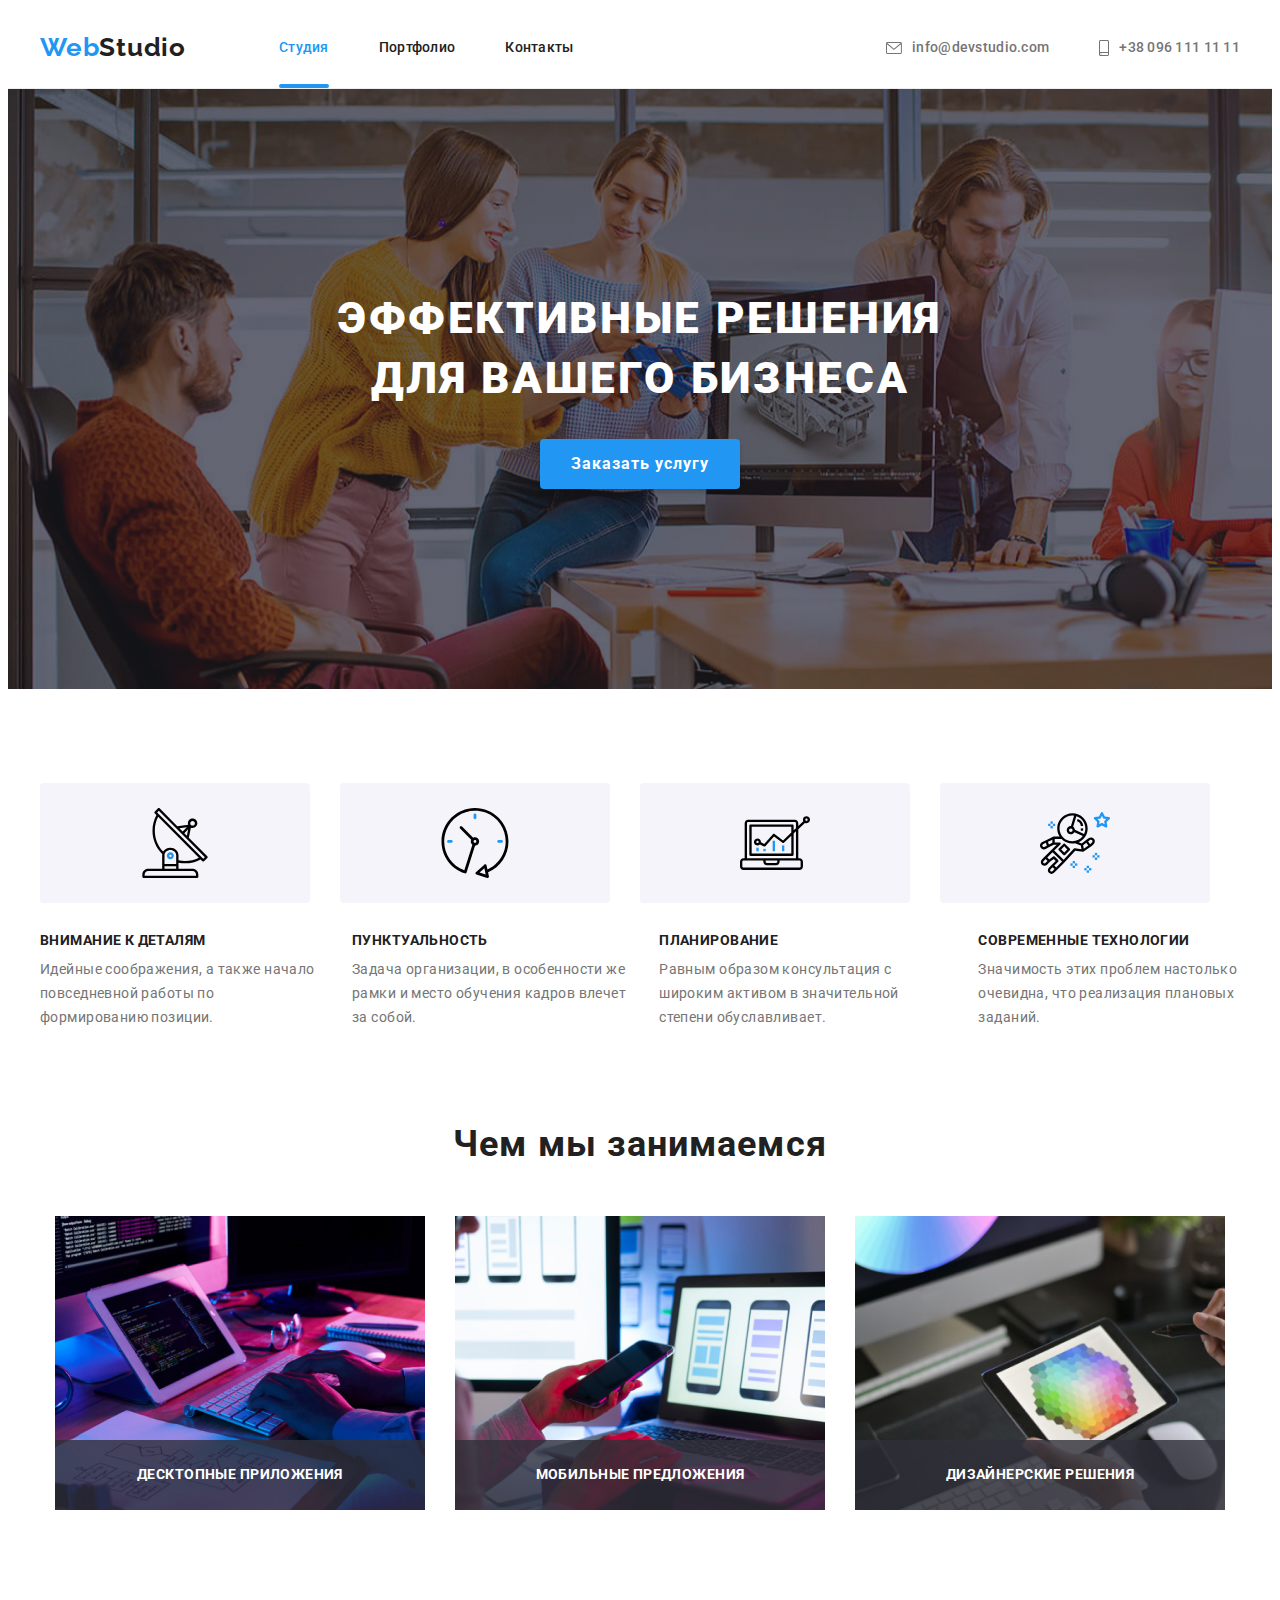
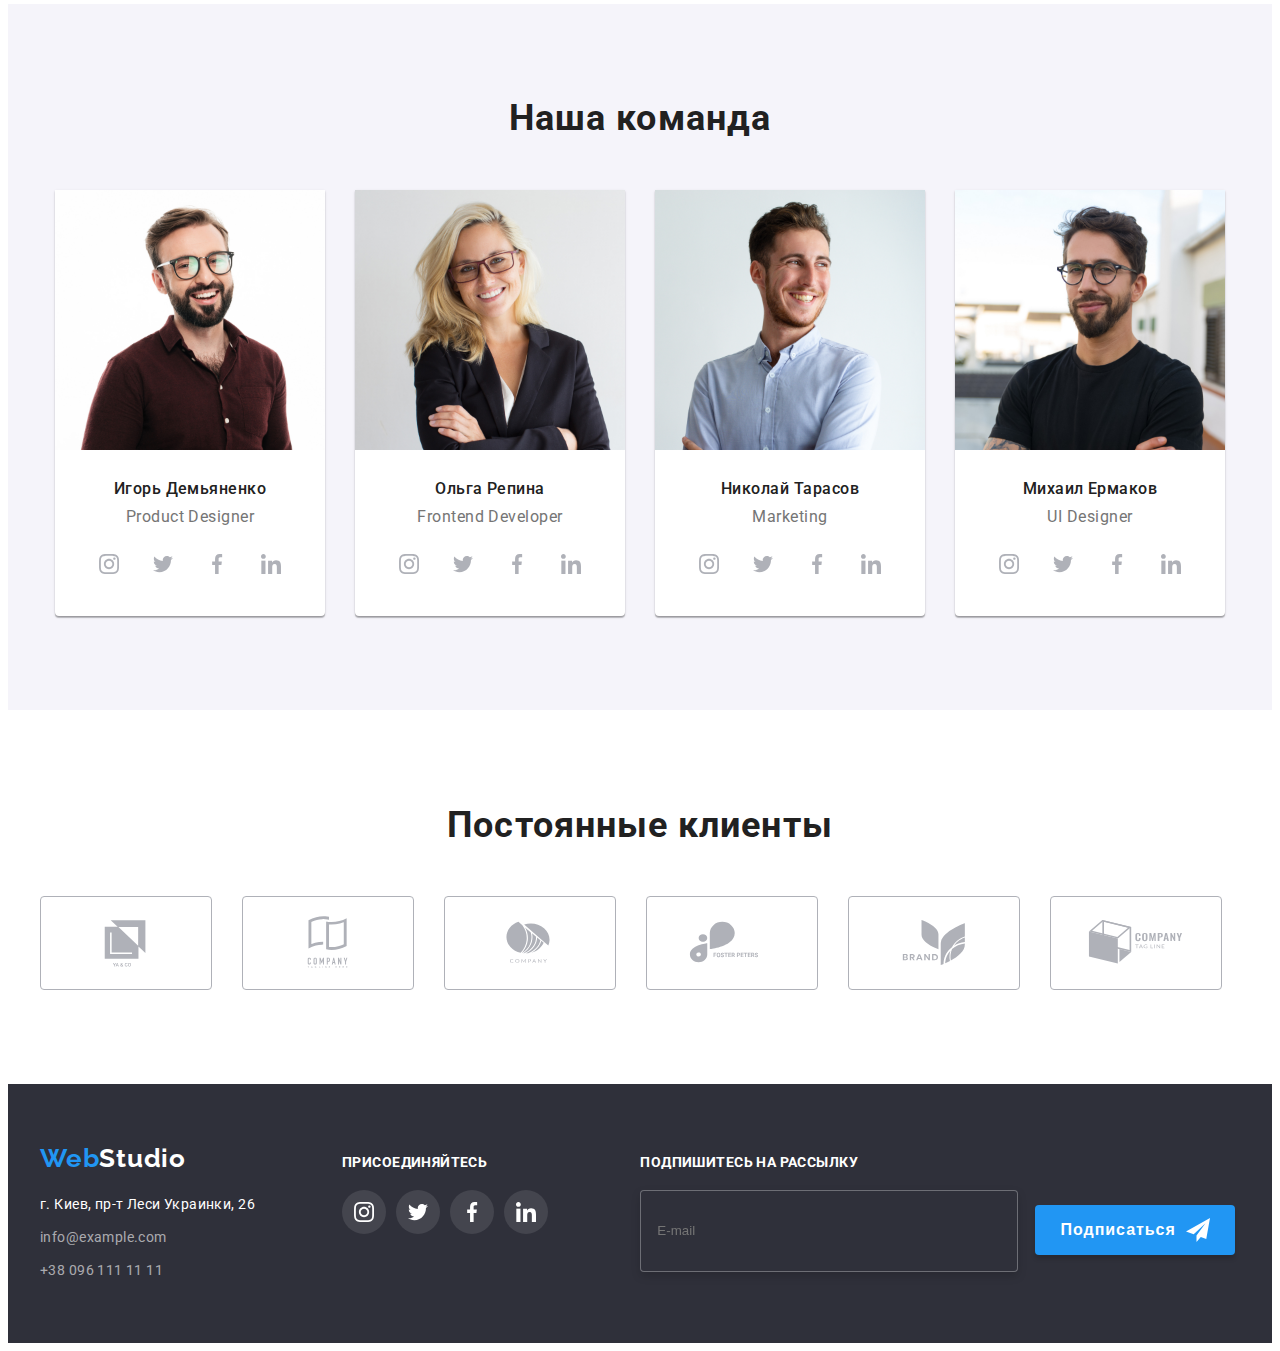
<file: index.html>
<!DOCTYPE html>
<html lang="ru">
  <head>
    <meta charset="UTF-8" />
    <meta http-equiv="X-UA-Compatible" content="IE=edge" />
    <meta name="viewport" content="width=device-width, initial-scale=1.0" />
    <link rel="preconnect" href="https://fonts.googleapis.com" />
    <link rel="preconnect" href="https://fonts.gstatic.com" crossorigin />
    <link
      href="https://fonts.googleapis.com/css2?family=Raleway:wght@700&family=Roboto:wght@400;500;700;900&display=swap"
      rel="stylesheet"
    />
    <link
      rel="stylesheet"
      href="https://cdnjs.cloudflare.com/ajax/libs/modern-normalize/1.1.0/modern-normalize.min.css"
      integrity="sha512-wpPYUAdjBVSE4KJnH1VR1HeZfpl1ub8YT/NKx4PuQ5NmX2tKuGu6U/JRp5y+Y8XG2tV+wKQpNHVUX03MfMFn9Q=="
      crossorigin="anonymous"
      referrerpolicy="no-referrer"
    />
    <link
      rel="stylesheet"
      href="https://cdnjs.cloudflare.com/ajax/libs/animate.css/4.1.1/animate.min.css"
    />
    <link href="https://unpkg.com/aos@2.3.1/dist/aos.css" rel="stylesheet" />
    <link rel="stylesheet" href="./css/styles.css" />
    <title>WebStudio</title>
  </head>

  <!--Header site-->

  <body>
    <header class="header">
      <div class="header container">
        <a href="./index.html" class="top-logo link">
          Web<span class="header-logo">Studio</span>
        </a>
        <nav class="header-nav">
          <ul class="header-nav-list list">
            <li class="header-nav-links"><a href="" class="link current">Студия</a></li>
            <li class="header-nav-links"><a href="./portfolio.html" class="link">Портфолио</a></li>
            <li class="header-nav-links"><a href="" class="link">Контакты</a></li>
          </ul>
        </nav>
        <ul class="header-contacts list">
          <li class="header-contacts-item">
            <a href="mailto:info@devstudio.com" class="header-email-first link"
              ><svg class="email-first-icon" width="16" height="12">
                <use href="./images/icons/symbol-defs.svg#icon-envelope-hover"></use>
              </svg>
              info@devstudio.com</a
            >
          </li>
          <li class="header-contacts-item">
            <a href="tel:+380961111111" class="header-tel-first link"
              ><svg class="tel-first-icon" width="10" height="16">
                <use href="./images/icons/symbol-defs.svg#icon-smartphone"></use>
              </svg>
              +38 096 111 11 11</a
            >
          </li>
        </ul>
      </div>
    </header>

    <!--Hero-->

    <main>
      <section class="hero">
        <div class="container">
          <h1 class="hero-title">Эффективные решения для вашего бизнеса</h1>
          <button type="button" class="hero-button primary" data-modal-open>Заказать услугу</button>
        </div>
      </section>

      <!--Peculiarities-->

      <section class="section peculiarities">
        <div class="container">
          <h2 class="visually-hidden">Особенности</h2>
          <ul class="peculiarities-image-list list">
            <li class="peculiarities-image-item">
              <div class="peculiarities-image">
                <svg class="peculiarities-image-icon" width="70" height="70">
                  <use href="./images/icons/symbol-defs.svg#icon-antenna"></use>
                </svg>
              </div>
            </li>
            <li class="peculiarities-image-item">
              <div class="peculiarities-image">
                <svg class="peculiarities-image-icon" width="70" height="70">
                  <use href="./images/icons/symbol-defs.svg#icon-clock"></use>
                </svg>
              </div>
            </li>
            <li class="peculiarities-image-item">
              <div class="peculiarities-image">
                <svg class="peculiarities-image-icon" width="70" height="70">
                  <use href="./images/icons/symbol-defs.svg#icon-diagram"></use>
                </svg>
              </div>
            </li>
            <li class="peculiarities-image-item">
              <div class="peculiarities-image">
                <svg class="peculiarities-image-icon" width="70" height="70">
                  <use href="./images/icons/symbol-defs.svg#icon-astronaut"></use>
                </svg>
              </div>
            </li>
          </ul>

          <ul class="peculiarities-list list">
            <li class="peculiarities-items">
              <h3 class="peculiarities-title">Внимание к деталям</h3>
              <p class="peculiarities-desc">
                Идейные соображения, а также начало повседневной работы по формированию позиции.
              </p>
            </li>
            <li class="peculiarities-items">
              <h3 class="peculiarities-title">Пунктуальность</h3>
              <p class="peculiarities-desc">
                Задача организации, в особенности же рамки и место обучения кадров влечет за собой.
              </p>
            </li>
            <li class="peculiarities-items">
              <h3 class="peculiarities-title">Планирование</h3>
              <p class="peculiarities-desc">
                Равным образом консультация с широким активом в значительной степени обуславливает.
              </p>
            </li>
            <li class="peculiarities-items">
              <h3 class="peculiarities-title">Современные технологии</h3>
              <p class="peculiarities-desc">
                Значимость этих проблем настолько очевидна, что реализация плановых заданий.
              </p>
            </li>
          </ul>
        </div>
      </section>

      <!--What are we doing-->

      <section class="section work">
        <div class="container">
          <h2 class="work-title">Чем мы занимаемся</h2>
          <ul class="work-list list">
            <li class="work-image">
              <div class="work-wrap">
                <img src="./images/img1.jpg" alt="Планшет" width="370" />
                <p class="work-text">ДЕСКТОПНЫЕ ПРИЛОЖЕНИЯ</p>
              </div>
            </li>
            <li class="work-image">
              <div class="work-wrap">
                <img src="./images/img2.jpg" alt="Ноутбук" width="370" />
                <p class="work-text">МОБИЛЬНЫЕ ПРЕДЛОЖЕНИЯ</p>
              </div>
            </li>
            <li class="work-image">
              <div class="work-wrap">
                <img src="./images/img3.jpg" alt="Телефон" width="370" />
                <p class="work-text">ДИЗАЙНЕРСКИЕ РЕШЕНИЯ</p>
              </div>
            </li>
          </ul>
        </div>
      </section>

      <!--Command-list-->

      <section class="section command">
        <div class="container">
          <h2 class="command-title">Наша команда</h2>
          <ul class="command-list list">
            <li class="command-image">
              <img src="images/foto/img1.jpg" alt="Игорь" width="270" />
              <h3 class="name-title">Игорь Демьяненко</h3>
              <p lang="en" class="speciality-user">Product Designer</p>
              <ul class="command-soc-list list">
                <li class="command-soc-item">
                  <a href="" class="command-soc-link"
                    ><svg class="command-soc-icon" width="20" height="20">
                      <use href="./images/icons/symbol-defs.svg#icon-instagram"></use>
                    </svg>
                  </a>
                </li>
                <li class="command-soc-item">
                  <a href="" class="command-soc-link"
                    ><svg class="command-soc-icon" width="20" height="20">
                      <use href="./images/icons/symbol-defs.svg#icon-twitter"></use>
                    </svg>
                  </a>
                </li>
                <li class="command-soc-item">
                  <a href="" class="command-soc-link"
                    ><svg class="command-soc-icon" width="20" height="20">
                      <use href="./images/icons/symbol-defs.svg#icon-facebook"></use>
                    </svg>
                  </a>
                </li>
                <li class="command-soc-item">
                  <a href="" class="command-soc-link"
                    ><svg class="command-soc-icon" width="20" height="20">
                      <use href="./images/icons/symbol-defs.svg#icon-linkedin"></use>
                    </svg>
                  </a>
                </li>
              </ul>
            </li>
            <li class="command-image">
              <img src="images/foto/img2.jpg" alt="Ольга" width="270" />
              <h3 class="name-title">Ольга Репина</h3>
              <p lang="en" class="speciality-user">Frontend Developer</p>
              <ul class="command-soc-list list">
                <li class="command-soc-item">
                  <a href="" class="command-soc-link"
                    ><svg class="command-soc-icon" width="20" height="20">
                      <use href="./images/icons/symbol-defs.svg#icon-instagram"></use>
                    </svg>
                  </a>
                </li>
                <li class="command-soc-item">
                  <a href="" class="command-soc-link"
                    ><svg class="command-soc-icon" width="20" height="20">
                      <use href="./images/icons/symbol-defs.svg#icon-twitter"></use>
                    </svg>
                  </a>
                </li>
                <li class="command-soc-item">
                  <a href="" class="command-soc-link"
                    ><svg class="command-soc-icon" width="20" height="20">
                      <use href="./images/icons/symbol-defs.svg#icon-facebook"></use>
                    </svg>
                  </a>
                </li>
                <li class="command-soc-item">
                  <a href="" class="command-soc-link"
                    ><svg class="command-soc-icon" width="20" height="20">
                      <use href="./images/icons/symbol-defs.svg#icon-linkedin"></use>
                    </svg>
                  </a>
                </li>
              </ul>
            </li>
            <li class="command-image">
              <img src="images/foto/img3.jpg" alt="Николай" width="270" />
              <h3 class="name-title">Николай Тарасов</h3>
              <p lang="en" class="speciality-user">Marketing</p>
              <ul class="command-soc-list list">
                <li class="command-soc-item">
                  <a href="" class="command-soc-link"
                    ><svg class="command-soc-icon" width="20" height="20">
                      <use href="./images/icons/symbol-defs.svg#icon-instagram"></use>
                    </svg>
                  </a>
                </li>
                <li class="command-soc-item">
                  <a href="" class="command-soc-link"
                    ><svg class="command-soc-icon" width="20" height="20">
                      <use href="./images/icons/symbol-defs.svg#icon-twitter"></use>
                    </svg>
                  </a>
                </li>
                <li class="command-soc-item">
                  <a href="" class="command-soc-link"
                    ><svg class="command-soc-icon" width="20" height="20">
                      <use href="./images/icons/symbol-defs.svg#icon-facebook"></use>
                    </svg>
                  </a>
                </li>
                <li class="command-soc-item">
                  <a href="" class="command-soc-link"
                    ><svg class="command-soc-icon" width="20" height="20">
                      <use href="./images/icons/symbol-defs.svg#icon-linkedin"></use>
                    </svg>
                  </a>
                </li>
              </ul>
            </li>
            <li class="command-image">
              <img src="images/foto/img4.jpg" alt="Михаил" width="270" />
              <h3 class="name-title">Михаил Ермаков</h3>
              <p lang="en" class="speciality-user">UI Designer</p>
              <ul class="command-soc-list list">
                <li class="command-soc-item">
                  <a href="" class="command-soc-link"
                    ><svg class="command-soc-icon" width="20" height="20">
                      <use href="./images/icons/symbol-defs.svg#icon-instagram"></use>
                    </svg>
                  </a>
                </li>
                <li class="command-soc-item">
                  <a href="" class="command-soc-link"
                    ><svg class="command-soc-icon" width="20" height="20">
                      <use href="./images/icons/symbol-defs.svg#icon-twitter"></use>
                    </svg>
                  </a>
                </li>
                <li class="command-soc-item">
                  <a href="" class="command-soc-link"
                    ><svg class="command-soc-icon" width="20" height="20">
                      <use href="./images/icons/symbol-defs.svg#icon-facebook"></use>
                    </svg>
                  </a>
                </li>
                <li class="command-soc-item">
                  <a href="" class="command-soc-link"
                    ><svg class="command-soc-icon" width="20" height="20">
                      <use href="./images/icons/symbol-defs.svg#icon-linkedin"></use>
                    </svg>
                  </a>
                </li>
              </ul>
            </li>
          </ul>
        </div>
      </section>

      <!--Regular customers-->

      <section class="section customers">
        <div class="container">
          <h2 class="customers-title">Постоянные клиенты</h2>

          <ul class="customers-list list">
            <li class="customers-image">
              <a href="" class="customers-link"
                ><svg class="customers-icon" width="106" height="60">
                  <use href="./images/icons/symbol-defs.svg#icon-Logo"></use>
                </svg>
              </a>
            </li>
            <li class="customers-image">
              <a href="" class="customers-link"
                ><svg class="customers-icon" width="106" height="60">
                  <use href="./images/icons/symbol-defs.svg#icon-Logo-1"></use>
                </svg>
              </a>
            </li>
            <li class="customers-image">
              <a href="" class="customers-link"
                ><svg class="customers-icon" width="106" height="60">
                  <use href="./images/icons/symbol-defs.svg#icon-Logo-2"></use>
                </svg>
              </a>
            </li>
            <li class="customers-image">
              <a href="" class="customers-link"
                ><svg class="customers-icon" width="106" height="60">
                  <use href="./images/icons/symbol-defs.svg#icon-Logo-3"></use>
                </svg>
              </a>
            </li>
            <li class="customers-image">
              <a href="" class="customers-link"
                ><svg class="customers-icon" width="106" height="60">
                  <use href="./images/icons/symbol-defs.svg#icon-Logo-4"></use>
                </svg>
              </a>
            </li>
            <li class="customers-image">
              <a href="" class="customers-link"
                ><svg class="customers-icon" width="106" height="60">
                  <use href="./images/icons/symbol-defs.svg#icon-Logo-5"></use>
                </svg>
              </a>
            </li>
          </ul>
        </div>
      </section>
    </main>

    <!--Footer-->

    <footer class="footer">
      <div class="container">
        <div class="bottom-adress">
          <a href="./index.html" class="bottom-logo link">
            Web<span class="footer-logo">Studio</span>
          </a>
          <address class="footer-address">
            <ul class="footer-list list">
              <li class="footer-map">
                <a
                  href="https://bit.ly/3pXMvUd"
                  target="_blank"
                  rel="noopener noreferrer"
                  class="footer-map link"
                  >г. Киев, пр-т Леси Украинки, 26</a
                >
              </li>
              <li class="footer-email">
                <a href="mailto:info@devstudio.com" class="footer-email link">info@example.com</a>
              </li>
              <li class="footer-tel">
                <a href="tel:+380961111111" class="footer-tel link">+38 096 111 11 11</a>
              </li>
            </ul>
          </address>
        </div>

        <div class="join">
          <p class="join-title">ПРИСОЕДИНЯЙТЕСЬ</p>
          <ul class="join-list">
            <li class="join-image">
              <a href="" class="join-link"
                ><svg class="join-soc-icon" width="20" height="20">
                  <use href="./images/icons/symbol-defs.svg#icon-instagram"></use>
                </svg>
              </a>
            </li>
            <li class="join-image">
              <a href="" class="join-link"
                ><svg class="join-soc-icon" width="20" height="20">
                  <use href="./images/icons/symbol-defs.svg#icon-twitter"></use>
                </svg>
              </a>
            </li>
            <li class="join-image">
              <a href="" class="join-link"
                ><svg class="join-soc-icon" width="20" height="20">
                  <use href="./images/icons/symbol-defs.svg#icon-facebook"></use>
                </svg>
              </a>
            </li>
            <li class="join-image">
              <a href="" class="join-link"
                ><svg class="join-soc-icon" width="20" height="20">
                  <use href="./images/icons/symbol-defs.svg#icon-linkedin"></use>
                </svg>
              </a>
            </li>
          </ul>
        </div>
        <form>
          <div class="mailing-list">
            <label class="mailing-label" for="mailing-email">Подпишитесь на рассылку</label>
            <div class="mailing-input-wrap">
              <input
                type="email"
                class="mailing-input"
                name="mailing-email"
                id="mailing-email"
                placeholder="E-mail"
                required
              />
            </div>

            <button type="submit" class="mailing-button">
              Подписаться
              <svg class="mailing-soc-icon" width="24" height="24">
                <use href="./images/icons/symbol-defs.svg#icon-icon-send"></use>
              </svg>
            </button>
          </div>
        </form>
      </div>
    </footer>

    <script src="https://unpkg.com/aos@2.3.1/dist/aos.js"></script>
    <script>
      AOS.init();
    </script>
    <!--Modal-->
    <div class="backdrop is-hidden" data-modal>
      <div class="modal">
        <button type="button" class="modal-close-btn" data-modal-close>
          <svg class="customers-icon" width="18" height="18">
            <use href="./images/icons/symbol-defs.svg#icon-close-black"></use>
          </svg>
        </button>
        <p class="modal-title">Оставьте свои данные, мы вам перезвоним</p>
        <form>
          <div class="modal-fild">
            <label class="modal-label" for="user-name">Имя</label>
            <div class="modal-input-wrap">
              <input type="text" class="modal-input" name="user-name" id="user-name" required />
              <svg class="input-icon" width="18" height="18">
                <use href="./images/icons/symbol-defs.svg#icon-person-black-18dp-1"></use>
              </svg>
            </div>
          </div>
          <div class="modal-fild">
            <label class="modal-label" for="user-tel">Телефон</label>
            <div class="modal-input-wrap">
              <input type="tel" class="modal-input" name="user-tel" id="user-tel" required />
              <svg class="input-icon" width="18" height="18">
                <use href="./images/icons/symbol-defs.svg#icon-phone-black-18dp-1"></use>
              </svg>
            </div>
          </div>
          <div class="modal-fild">
            <label class="modal-label" for="user-email">Почта</label>
            <div class="modal-input-wrap">
              <input type="email" class="modal-input" name="user-email" id="user-email" required />
              <svg class="input-icon" width="18" height="18">
                <use href="./images/icons/symbol-defs.svg#icon-email-black-18dp-1"></use>
              </svg>
            </div>
          </div>
          <div class="modal-fild">
            <label class="modal-label" for="user-text">Комментарий</label>
            <textarea
              name="user-text"
              id="user-text"
              placeholder="Введите текст"
              class="modal-text"
            ></textarea>
          </div>
          <div class="modal-check">
            <input
              type="checkbox"
              class="input-check visually-hidden"
              id="input-check"
              name="policy"
              value="policy"
            />
            <label for="input-check" class="check-text">
              <span>
                <svg class="check-icon" width="11" height="8">
                  <use href="./images/icons/symbol-defs.svg#icon-check-icon"></use></svg></span
              >Соглашаюсь с рассылкой и принимаю</label
            >
            <div class="agreement-conditions">
              <a href="" class="conditions">Условия договора</a>
            </div>
          </div>
          <button type="submit" class="modal-button">Отправить</button>
        </form>
      </div>
    </div>

    <script src="./js/modal.js"></script>
  </body>
</html>
</file>
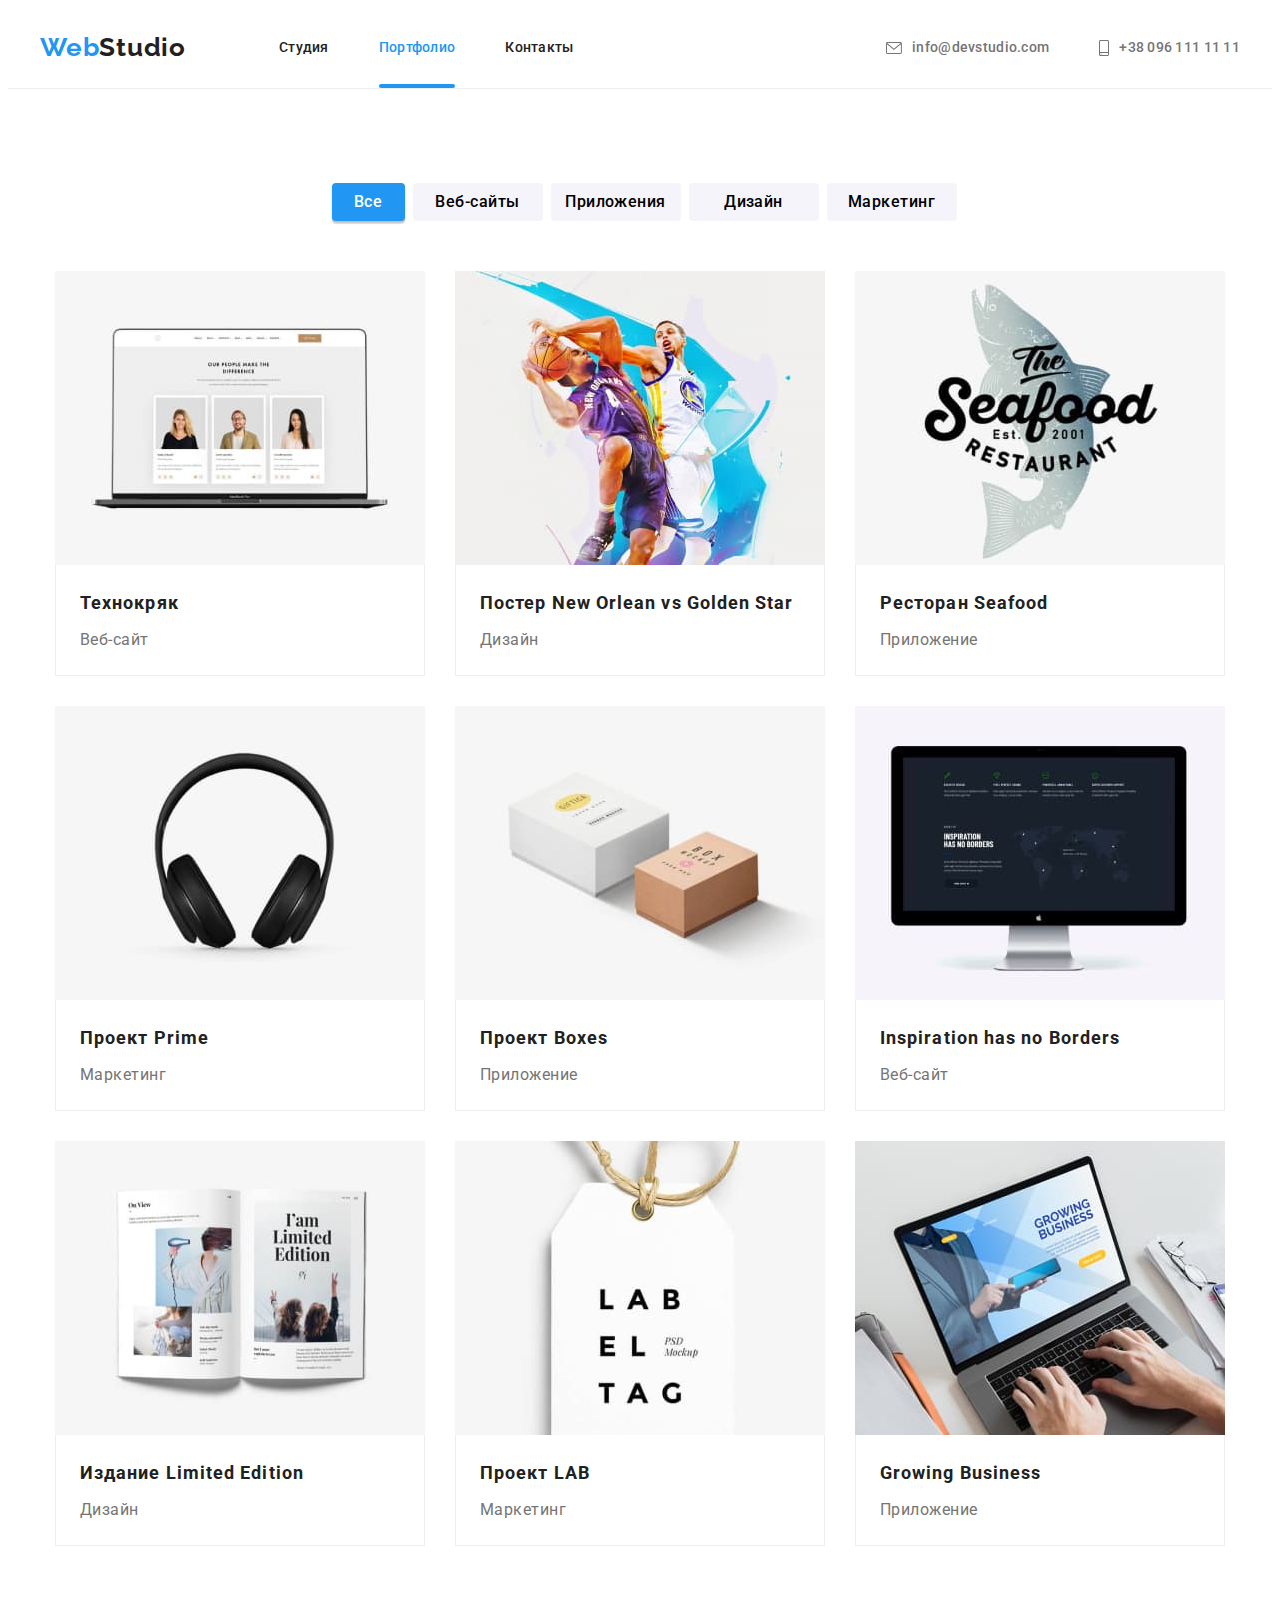
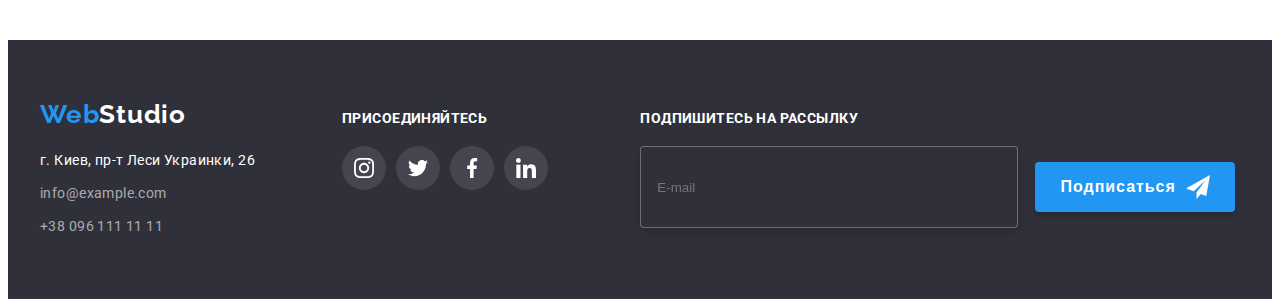
<file: portfolio.html>
<!DOCTYPE html>
<html lang="ru">
  <head>
    <meta charset="UTF-8" />
    <meta http-equiv="X-UA-Compatible" content="IE=edge" />
    <meta name="viewport" content="width=device-width, initial-scale=1.0" />
    <link rel="preconnect" href="https://fonts.googleapis.com" />
    <link rel="preconnect" href="https://fonts.gstatic.com" crossorigin />
    <link
      href="https://fonts.googleapis.com/css2?family=Raleway:wght@700&family=Roboto:wght@400;500;700;900&display=swap"
      rel="stylesheet"
    />
    <link
      rel="stylesheet"
      href="https://cdnjs.cloudflare.com/ajax/libs/modern-normalize/1.1.0/modern-normalize.min.css"
      integrity="sha512-wpPYUAdjBVSE4KJnH1VR1HeZfpl1ub8YT/NKx4PuQ5NmX2tKuGu6U/JRp5y+Y8XG2tV+wKQpNHVUX03MfMFn9Q=="
      crossorigin="anonymous"
      referrerpolicy="no-referrer"
    />
    <link
      rel="stylesheet"
      href="https://cdnjs.cloudflare.com/ajax/libs/animate.css/4.1.1/animate.min.css"
    />
    <link href="https://unpkg.com/aos@2.3.1/dist/aos.css" rel="stylesheet" />
    <link rel="stylesheet" href="./css/styles.css" />
    <title>Portfolio</title>
  </head>
  <!--Header site-->
  <body>
    <header class="header">
      <div class="header container">
        <a href="./index.html" class="top-logo link">
          Web<span class="header-logo">Studio</span>
        </a>
        <nav class="header-nav">
          <ul class="header-nav-list list">
            <li class="header-nav-links"><a href="./index.html" class="link">Студия</a></li>
            <li class="header-nav-links"><a href="" class="link current">Портфолио</a></li>
            <li class="header-nav-links"><a href="" class="link">Контакты</a></li>
          </ul>
        </nav>

        <ul class="header-contacts list">
          <li class="header-contacts-item">
            <a href="mailto:info@devstudio.com" class="header-email-second link"
              ><svg class="email-second-icon" width="16" height="12">
                <use href="./images/icons/symbol-defs.svg#icon-envelope-hover"></use>
              </svg>
              info@devstudio.com</a
            >
          </li>
          <li class="header-contacts-item">
            <a href="tel:+380961111111" class="header-tel-second link"
              ><svg class="tel-second-icon" width="10" height="16">
                <use href="./images/icons/symbol-defs.svg#icon-smartphone"></use>
              </svg>
              +38 096 111 11 11</a
            >
          </li>
        </ul>
      </div>
    </header>
    <!--Filters-->
    <main>
      <section class="section filters">
        <div class="container">
          <h1 class="visually-hidden">Информационный блок</h1>
          <ul class="filter-list list">
            <li class="filter-btn">
              <button type="button" class="portfolio-button primary link">Все</button>
            </li>
            <li class="filter-btn">
              <button type="button" class="portfolio-button link">Веб-сайты</button>
            </li>
            <li class="filter-btn">
              <button type="button" class="portfolio-button link">Приложения</button>
            </li>
            <li class="filter-btn">
              <button type="button" class="portfolio-button link">Дизайн</button>
            </li>
            <li class="filter-btn">
              <button type="button" class="portfolio-button link">Маркетинг</button>
            </li>
          </ul>

          <!--Foto progects-->
          <div class="progect">
            <ul class="progect-image-list list">
              <li class="progect-img-item">
                <a href="" class="progect-link">
                  <div class="progect-top-wrap">
                    <img
                      src="./images/progect-table-img/1.jpg"
                      alt="демонстрация экрана"
                      width="370"
                      height="294"
                    />
                    <p class="progect-top-text">
                      Ресурс предлагает комплексные предложения с разным уровнем функционала и
                      сервисов. Все это позволит посетителю получить исчерпывающие сведения о
                      компании или частном лице.
                    </p>
                  </div>
                  <div class="progect-title-text">
                    <h2 class="progect-title">Технокряк</h2>
                    <p class="progect-text">Веб-сайт</p>
                  </div>
                </a>
              </li>
              <li class="progect-img-item">
                <a href="" class="progect-link">
                  <div class="progect-top-wrap">
                    <img
                      src="./images/progect-table-img/2.jpg"
                      alt="баскетболисты"
                      width="370"
                      height="294"
                    />
                    <p class="progect-top-text">
                      Ресурс предлагает комплексные предложения с разным уровнем функционала и
                      сервисов. Все это позволит посетителю получить исчерпывающие сведения о
                      компании или частном лице.
                    </p>
                  </div>
                  <div class="progect-title-text">
                    <h2 class="progect-title">
                      Постер <span lang="en">New Orlean vs Golden Star</span>
                    </h2>
                    <p class="progect-text">Дизайн</p>
                  </div>
                </a>
              </li>
              <li class="progect-img-item">
                <a href="" class="progect-link">
                  <div class="progect-top-wrap">
                    <img
                      src="./images/progect-table-img/3.jpg"
                      alt="логотип ресторана"
                      width="370"
                      height="294"
                    />
                    <p class="progect-top-text">
                      Ресурс предлагает комплексные предложения с разным уровнем функционала и
                      сервисов. Все это позволит посетителю получить исчерпывающие сведения о
                      компании или частном лице.
                    </p>
                  </div>
                  <div class="progect-title-text">
                    <h2 class="progect-title">Ресторан <span lang="en">Seafood</span></h2>
                    <p class="progect-text">Приложение</p>
                  </div>
                </a>
              </li>
              <li class="progect-img-item">
                <a href="" class="progect-link">
                  <div class="progect-top-wrap">
                    <img
                      src="./images/progect-table-img/4.jpg"
                      alt="наушники"
                      width="370"
                      height="294"
                    />
                    <p class="progect-top-text">
                      Ресурс предлагает комплексные предложения с разным уровнем функционала и
                      сервисов. Все это позволит посетителю получить исчерпывающие сведения о
                      компании или частном лице.
                    </p>
                  </div>
                  <div class="progect-title-text">
                    <h2 class="progect-title">Проект <span lang="en">Prime</span></h2>
                    <p class="progect-text">Маркетинг</p>
                  </div>
                </a>
              </li>
              <li class="progect-img-item">
                <a href="" class="progect-link">
                  <div class="progect-top-wrap">
                    <img
                      src="./images/progect-table-img/5.jpg"
                      alt="коробки"
                      width="370"
                      height="294"
                    />
                    <p class="progect-top-text">
                      Ресурс предлагает комплексные предложения с разным уровнем функционала и
                      сервисов. Все это позволит посетителю получить исчерпывающие сведения о
                      компании или частном лице.
                    </p>
                  </div>
                  <div class="progect-title-text">
                    <h2 class="progect-title">Проект <span lang="en">Boxes</span></h2>
                    <p class="progect-text">Приложение</p>
                  </div>
                </a>
              </li>
              <li class="progect-img-item">
                <a href="" class="progect-link">
                  <div class="progect-top-wrap">
                    <img
                      src="./images/progect-table-img/6.jpg"
                      alt="монитор"
                      width="370"
                      height="294"
                    />
                    <p class="progect-top-text">
                      Ресурс предлагает комплексные предложения с разным уровнем функционала и
                      сервисов. Все это позволит посетителю получить исчерпывающие сведения о
                      компании или частном лице.
                    </p>
                  </div>
                  <div class="progect-title-text">
                    <h2 class="progect-title" lang="en">Inspiration has no Borders</h2>
                    <p class="progect-text">Веб-сайт</p>
                  </div>
                </a>
              </li>
              <li class="progect-img-item">
                <a href="" class="progect-link">
                  <div class="progect-top-wrap">
                    <img
                      src="./images/progect-table-img/7.jpg"
                      alt="журнал"
                      width="370"
                      height="294"
                    />
                    <p class="progect-top-text">
                      Ресурс предлагает комплексные предложения с разным уровнем функционала и
                      сервисов. Все это позволит посетителю получить исчерпывающие сведения о
                      компании или частном лице.
                    </p>
                  </div>
                  <div class="progect-title-text">
                    <h2 class="progect-title">Издание <span lang="en">Limited Edition</span></h2>
                    <p class="progect-text">Дизайн</p>
                  </div>
                </a>
              </li>
              <li class="progect-img-item">
                <a href="" class="progect-link">
                  <div class="progect-top-wrap">
                    <img
                      src="./images/progect-table-img/8.jpg"
                      alt="ярлык"
                      width="370"
                      height="294"
                    />
                    <p class="progect-top-text">
                      Ресурс предлагает комплексные предложения с разным уровнем функционала и
                      сервисов. Все это позволит посетителю получить исчерпывающие сведения о
                      компании или частном лице.
                    </p>
                  </div>
                  <div class="progect-title-text">
                    <h2 class="progect-title">Проект <span lang="en">LAB</span></h2>
                    <p class="progect-text">Маркетинг</p>
                  </div>
                </a>
              </li>
              <li class="progect-img-item">
                <a href="" class="progect-link">
                  <div class="progect-top-wrap">
                    <img
                      src="./images/progect-table-img/9.jpg"
                      alt="ноутбук"
                      width="370"
                      height="294"
                    />
                    <p class="progect-top-text">
                      Ресурс предлагает комплексные предложения с разным уровнем функционала и
                      сервисов. Все это позволит посетителю получить исчерпывающие сведения о
                      компании или частном лице.
                    </p>
                  </div>
                  <div class="progect-title-text">
                    <h2 class="progect-title" lang="en">Growing Business</h2>
                    <p class="progect-text">Приложение</p>
                  </div>
                </a>
              </li>
            </ul>
          </div>
        </div>
      </section>
    </main>

    <!--Footer-->
    <footer class="footer">
      <div class="container">
        <div class="bottom-adress">
          <a href="./index.html" class="bottom-logo link">
            Web<span class="footer-logo">Studio</span>
          </a>
          <address class="footer-address">
            <ul class="footer-list list">
              <li class="footer-map">
                <a
                  href="https://bit.ly/3pXMvUd"
                  target="_blank"
                  rel="noopener noreferrer"
                  class="footer-map link"
                  >г. Киев, пр-т Леси Украинки, 26</a
                >
              </li>
              <li class="footer-email">
                <a href="mailto:info@devstudio.com" class="footer-email link">info@example.com</a>
              </li>
              <li class="footer-tel">
                <a href="tel:+380961111111" class="footer-tel link">+38 096 111 11 11</a>
              </li>
            </ul>
          </address>
        </div>

        <div class="join">
          <p class="join-title">ПРИСОЕДИНЯЙТЕСЬ</p>
          <ul class="join-list">
            <li class="join-image">
              <a href="" class="join-link"
                ><svg class="join-soc-icon" width="20" height="20">
                  <use href="./images/icons/symbol-defs.svg#icon-instagram"></use>
                </svg>
              </a>
            </li>
            <li class="join-image">
              <a href="" class="join-link"
                ><svg class="join-soc-icon" width="20" height="20">
                  <use href="./images/icons/symbol-defs.svg#icon-twitter"></use>
                </svg>
              </a>
            </li>
            <li class="join-image">
              <a href="" class="join-link"
                ><svg class="join-soc-icon" width="20" height="20">
                  <use href="./images/icons/symbol-defs.svg#icon-facebook"></use>
                </svg>
              </a>
            </li>
            <li class="join-image">
              <a href="" class="join-link"
                ><svg class="join-soc-icon" width="20" height="20">
                  <use href="./images/icons/symbol-defs.svg#icon-linkedin"></use>
                </svg>
              </a>
            </li>
          </ul>
        </div>
        <form>
          <div class="mailing-list">
            <label class="mailing-label" for="mailing-email">Подпишитесь на рассылку</label>
            <div class="mailing-input-wrap">
              <input
                type="email"
                class="mailing-input"
                name="mailing-email"
                id="mailing-email"
                placeholder="E-mail"
                required
              />
            </div>

            <button type="submit" class="mailing-button">
              Подписаться
              <svg class="mailing-soc-icon" width="24" height="24">
                <use href="./images/icons/symbol-defs.svg#icon-icon-send"></use>
              </svg>
            </button>
          </div>
        </form>
      </div>
    </footer>
    <script src="https://unpkg.com/aos@2.3.1/dist/aos.js"></script>
    <script>
      AOS.init();
    </script>

    <script src="./js/modal.js"></script>
  </body>
</html>
</file>
<file: css/styles.css>
/*Стили для index.html*/

/* цвет основного текста #212121 */
/* вторичный цвет текста #757575 */
/* белый #FFFFFF */
/* акцент #2196F3 */
/* вторичный цвет фона #2F303A */

:root {
  --primary-text-color: #212121;
  --title-text-color: #757575;
  --accent-color: #2196f3;
  --primary-white-color: #ffffff;
  --secondary-background-color: #2f303a;
  --section-background-color: #f5f4fa;
  --border-color: #eeeeee;
}

body {
  font-family: 'Roboto', 'Raleway', sans-serif;
  background-color: var(--primary-white-color);
  color: var(--primary-text-color);
  font-size: 14px;
  letter-spacing: 0.03em;
}

p,
h1,
h2,
h3 {
  margin: 0;
}

ul {
  padding: 0;
  margin: 0;
}

img {
  display: block;
  max-width: 100%;
  height: auto;
}

.link {
  text-decoration: none;
}

.list {
  list-style: none;
}

.container {
  width: 1200px;
  padding-left: 15px;
  padding-right: 15px;
  margin: 0 auto;
}

.visually-hidden {
  position: absolute;
  white-space: nowrap;
  width: 1px;
  height: 1px;
  overflow: hidden;
  border: 0;
  padding: 0;
  clip: rect(0 0 0 0);
  clip-path: inset(50%);
  margin: -1px;
}

/*-------------------------------Header site-----------------------*/

.header {
  height: 80px;
  border-bottom: 1px solid var(--border-color);
}

.header .container {
  display: flex;
  align-items: center;
}

.top-logo {
  font-family: 'Raleway';
  font-style: normal;
  font-weight: 700;
  font-size: 26px;
  line-height: 1.12;
  letter-spacing: 0.03em;
  color: var(--accent-color);

  margin-right: 93px;
  padding-top: 24px;
  padding-bottom: 25px;
}

.header-logo {
  color: var(--primary-text-color);
}

.header-nav-list {
  display: flex;
  margin-left: auto;
}

.header-nav-links {
  display: flex;
  position: relative;
  align-items: flex-end;
}

.header-nav-links > .link {
  font-style: normal;
  font-weight: 500;
  font-size: 14px;
  line-height: 1.14;
  letter-spacing: 0.02em;
  color: var(--primary-text-color);

  padding-top: 32px;
  padding-bottom: 32px;

  transition: color 250ms cubic-bezier(0.4, 0, 0.2, 1);
}

.header-nav-links:not(:last-child) {
  margin-right: 50px;
}

.header-nav-links > .link.current {
  background-color: var(--primary-white-color);
  color: var(--accent-color);
}

.header-nav-links .link:hover,
.header-nav-links .link:focus {
  background-color: var(--primary-white-color);
  color: var(--accent-color);
}

.link.current::after {
  position: absolute;
  display: block;
  content: '';
  bottom: 0;
  width: 100%;
  height: 4px;
  border-radius: 2px;
  background-color: var(--accent-color);
}

.header-contacts {
  display: flex;
  margin-left: auto;
}

.header-contacts .link:hover,
.header-contacts .link:focus {
  background-color: var(--primary-white-color);
  color: var(--accent-color);
}

.header-email-first,
.header-email-second {
  margin-right: 50px;
}

.header-email-first,
.header-tel-first,
.header-email-second,
.header-tel-second {
  display: flex;
  align-items: center;
  font-style: normal;
  font-weight: 500;
  font-size: 14px;
  line-height: 1.14;
  letter-spacing: 0.02em;
  color: var(--title-text-color);

  padding-top: 32px;
  padding-bottom: 32px;

  transition: color 250ms cubic-bezier(0.4, 0, 0.2, 1);
}

.email-first-icon,
.tel-first-icon,
.email-second-icon,
.tel-second-icon {
  margin-right: 10px;
  fill: currentColor;
}

/*----------------------------------Hero----------------------------*/

.hero {
  background-color: var(--secondary-background-color);
  padding-top: 200px;
  padding-bottom: 200px;
  background-image: linear-gradient(rgba(47, 48, 58, 0.4), rgba(47, 48, 58, 0.4)),
    url(../images/hero-bg/hero-bg.jpg);
  background-repeat: no-repeat;
  background-size: cover;
  max-width: 1600px;

  margin: 0 auto;
}

.hero-title {
  font-weight: 900;
  font-size: 44px;
  line-height: 1.36;
  text-align: center;
  letter-spacing: 0.06em;
  text-transform: uppercase;
  color: var(--primary-white-color);

  margin: 0 auto;
  margin-bottom: 30px;
  max-width: 696px;
}

/*-------------------------------HeroButton--------------------------*/

.hero-button.primary {
  font-family: 'Roboto';
  font-style: normal;
  font-weight: 700;
  min-width: 200px;
  height: 50px;
  font-size: 16px;
  line-height: 1.88;
  display: flex;
  align-items: center;
  text-align: center;
  justify-content: center;
  letter-spacing: 0.06em;
  box-shadow: 0px 4px 4px rgba(0, 0, 0, 0.15);
  border-radius: 4px;
  border: none;
  background-color: var(--accent-color);
  color: var(--primary-white-color);

  margin: 0 auto;
}

/*----------------------------------Peculiarities-------------------*/
.section {
  padding-top: 94px;
  padding-bottom: 94px;
}

.peculiarities-image-list {
  display: flex;
  margin-bottom: 30px;
}

.peculiarities-image-item {
  display: flex;
  width: 270px;
  height: 120px;
  background-color: var(--section-background-color);
  justify-content: center;
  border-radius: 4px;
}

.peculiarities-image {
  display: flex;
  justify-content: center;
  align-items: center;
}

.peculiarities-image-item:not(:last-child) {
  margin-right: 30px;
}

.peculiarities-list {
  display: flex;
}

.peculiarities-items:not(:last-child) {
  margin-right: 30px;
}

.peculiarities-title {
  font-weight: 700;
  font-size: 14px;
  line-height: 1.13;
  letter-spacing: 0.03em;
  text-transform: uppercase;
  color: var(--primary-text-color);

  margin-bottom: 10px;
}

.peculiarities-desc {
  line-height: 1.71;
  color: var(--title-text-color);
}
.peculiarities-list,
.title {
  color: var(--primary-text-color);
}

/*----------------------------------What are we doing--------------*/

.work {
  padding-top: 0;
}

.work-list {
  display: flex;
  justify-content: center;
}

.work-image:not(:last-child) {
  margin-right: 30px;
}

.work-title {
  font-weight: 700;
  font-size: 36px;
  line-height: 1.16;
  text-align: center;
  letter-spacing: 0.03em;
  color: var(--primary-text-color);

  margin-bottom: 50px;
}

.work-wrap {
  position: relative;
}

.work-text {
  position: absolute;
  bottom: 0;
  font-weight: 700;
  font-size: 14px;
  line-height: 1.14;
  text-align: center;
  letter-spacing: 0.03em;
  text-transform: uppercase;
  background-color: rgba(47, 48, 58, 0.8);
  color: var(--primary-white-color);
  display: flex;
  justify-content: center;
  align-items: center;
  height: 70px;
  width: 370px;
}

.work-list,
.title {
  color: var(--primary-text-color);
}

/*-------------------------------Command-list-----------------------*/
.command {
  background-color: var(--section-background-color);
}

.command-list,
.name-title {
  color: var(--primary-text-color);
}

.command-title {
  font-weight: 700;
  font-size: 36px;
  line-height: 1.16;
  text-align: center;
  letter-spacing: 0.03em;
  color: var(--primary-text-color);

  margin-bottom: 50px;
}

.command-list {
  display: flex;
  list-style: none;
  justify-content: center;

  padding: 0;
  margin: 0;
}

.command-image:not(:last-child) {
  margin-right: 30px;
}

.command-image {
  background: var(--primary-white-color);
  box-shadow: 0px 1px 3px rgba(0, 0, 0, 0.12), 0px 1px 1px rgba(0, 0, 0, 0.14),
    0px 2px 1px rgba(0, 0, 0, 0.2);
  border-radius: 0px 0px 4px 4px;
}

.name-title {
  font-weight: 500;
  font-size: 16px;
  line-height: 1.12;
  text-align: center;
  letter-spacing: 0.03em;
  color: var(--primary-text-color);

  margin-top: 30px;
  margin-bottom: 10px;
}

.speciality-user {
  font-size: 16px;
  line-height: 1.12;
  text-align: center;
  letter-spacing: 0.03em;
  color: var(--title-text-color);

  margin-bottom: 16px;
}

.command-soc-list {
  display: flex;
  justify-content: center;

  margin-bottom: 30px;
}

.command-soc-item + .command-soc-item {
  margin-left: 10px;
}

.command-soc-link {
  width: 44px;
  height: 44px;
  background-color: var(--primary-white-color);
  border-radius: 50%;
  display: flex;
  justify-content: center;
  align-items: center;
  fill: #afb1b8;

  transition: color 250ms, background-color 250ms;
}

.command-soc-link:hover,
.command-soc-link:focus {
  background-color: var(--accent-color);
  fill: var(--primary-white-color);
}

/*--------------------------------Regular customers---------------------*/

.customers-title {
  font-weight: 700;
  font-size: 36px;
  line-height: 42px;
  text-align: center;
  letter-spacing: 0.03em;
  color: var(--primary-text-color);

  margin-bottom: 50px;
}

.customers-list {
  display: flex;
}

.customers-image + .customers-image {
  margin-left: 30px;
}

.customers-link {
  position: relative;
  width: 170px;
  height: 92px;
  background-color: var(--primary-white-color);
  display: flex;
  justify-content: center;
  align-items: center;
  fill: #afb1b8;
  border: 1px solid #afb1b8;
  border-radius: 4px;
  transform: scale(1);

  transition: transform 250ms cubic-bezier(0.4, 0, 0.2, 1);
}

.customers-link::before {
  position: absolute;
  display: block;
  content: '';
}

.customers-link:hover,
.customers-link:focus {
  background-color: var(--primary-white-color);
  fill: var(--accent-color);
  border-color: var(--accent-color);
  transform: scale(0.9);
}

/*--------------------------------Footer--------------------------------*/

.footer {
  background-color: var(--secondary-background-color);

  padding-top: 60px;
  padding-bottom: 60px;
}

.footer .container {
  display: flex;
  align-items: baseline;
}

.bottom-logo {
  font-family: 'Raleway';
  font-style: normal;
  font-weight: 700;
  font-size: 26px;
  line-height: 1.12;
  letter-spacing: 0.03em;
  color: var(--accent-color);

  margin-right: 156px;
}

.footer-logo {
  color: var(--primary-white-color);
}

.footer-address {
  margin-top: 20px;
}

.footer-list {
  font-family: 'Roboto';
  font-style: normal;
  line-height: 1.71;
  letter-spacing: 0.03em;
  color: var(--primary-white-color);
}

.footer-map {
  line-height: 1.71;
  cursor: default;
  color: var(--primary-white-color);

  margin-bottom: 9px;

  transition: color 250ms cubic-bezier(0.4, 0, 0.2, 1);
}

.footer-map .link:hover,
.footer-map .link:focus {
  background-color: var(--secondary-background-color);
  color: var(--accent-color);
}

.footer-email,
.footer-tel {
  line-height: 1.71;
  cursor: default;
  color: rgba(255, 255, 255, 0.6);
  transition: color 250ms cubic-bezier(0.4, 0, 0.2, 1);

  margin-bottom: 9px;
}

.footer-tel {
  margin-bottom: 0;
}

.footer-email .link:hover,
.footer-email .link:focus,
.footer-tel .link:hover,
.footer-tel .link:focus {
  background-color: var(--secondary-background-color);
  color: var(--accent-color);
}

.join-title {
  font-weight: 700;
  line-height: 16px;
  text-transform: uppercase;
  color: var(--primary-white-color);
  margin-right: 153px;
  margin-bottom: 20px;
}

.join-list {
  display: flex;
  list-style: none;
}

.join-image:not(:last-child) {
  margin-right: 10px;
}

.join-link {
  width: 44px;
  height: 44px;
  background-color: rgba(255, 255, 255, 0.1);
  transition: color 250ms, background-color 250ms;
  border-radius: 50%;
  display: flex;
  justify-content: center;
  align-items: center;
  fill: var(--primary-white-color);
}

.join-link:hover,
.join-link:focus {
  background-color: var(--accent-color);
  fill: var(--primary-white-color);
}

.mailing-list {
  display: flex;
  flex-wrap: wrap;
  align-items: baseline;
}

.mailing-label {
  font-weight: 700;
  font-size: 14px;
  line-height: 16px;
  letter-spacing: 0.03em;
  text-transform: uppercase;
  color: var(--primary-white-color);

  margin-bottom: 20px;
}

.mailing-input {
  min-width: 358px;
  height: 50px;
  margin-right: 12px;
  border: 1px solid rgba(255, 255, 255, 0.3);
  filter: drop-shadow(0px 4px 4px rgba(0, 0, 0, 0.15));
  border-radius: 4px;
  background-color: var(--secondary-background-color);
  color: var(--primary-white-color);

  padding-top: 15px;
  padding-left: 16px;
  padding-bottom: 15px;
}

.mailing-button {
  min-width: 200px;
  height: 50px;
  border-radius: 4px;
  font-weight: 700;
  font-size: 16px;
  line-height: 1.88;
  display: flex;
  align-items: center;
  text-align: center;
  justify-content: center;
  letter-spacing: 0.06em;
  background: var(--accent-color);
  box-shadow: 0px 4px 4px rgba(0, 0, 0, 0.15);
  color: var(--primary-white-color);
  border: none;
  margin: 0 auto;
  cursor: pointer;
}

.mailing-soc-icon {
  margin-left: 10px;
}

/*--------------------------Стили для portfolio.html----------------*/

.filter-list {
  display: flex;
  justify-content: center;

  margin-bottom: 50px;
}

.filter-list {
  font-weight: 500;
  font-size: 16px;
  line-height: 1.62;
  letter-spacing: 0.03em;
  color: var(--primary-text-color);
}

.filter-btn {
  margin-left: 8px;
}

.portfolio-button.primary {
  max-width: 73px;
  height: 38px;
  box-shadow: 0px 3px 1px rgba(0, 0, 0, 0.1), 0px 1px 2px rgba(0, 0, 0, 0.08),
    0px 2px 2px rgba(0, 0, 0, 0.12);
  border-radius: 4px;
  border: none;
  background-color: var(--accent-color);
  color: var(--primary-white-color);
}

.portfolio-button:hover,
.portfolio-button:focus {
  background-color: var(--accent-color);
  color: var(--primary-white-color);
}

.portfolio-button,
.filter-title {
  font-family: 'Roboto';
  font-style: normal;
  font-weight: 500;
  font-size: 16px;
  line-height: 1.62;
  letter-spacing: 0.03em;
  width: 130px;
  height: 38px;
  left: 976px;
  top: 174px;
  background: var(--section-background-color);
  border-radius: 4px;
  border: none;

  transition: color 250ms, background-color 250ms;
}

/*-----------------------------------Foto progects----------------------------*/
.progect-image-list {
  display: flex;
  flex-wrap: wrap;
  justify-content: center;

  margin-right: -30px;
  margin-bottom: -30px;
}

.progect-img-item {
  background: var(--primary-white-color);

  margin-right: 30px;
  margin-bottom: 30px;
}

.progect-link {
  text-decoration: none;
  transition: color 250ms, background-color 250ms;
}

.progect-link:hover,
.progect-link:focus {
  display: block;
  box-shadow: 0px 1px 1px rgba(0, 0, 0, 0.12), 0px 4px 4px rgba(0, 0, 0, 0.06),
    1px 4px 6px rgba(0, 0, 0, 0.16);
}

.progect-img-item:hover .progect-top-text,
.progect-img-item:focus .progect-top-text {
  transform: translateY(0%);
}

.progect-top-wrap {
  position: relative;
  overflow: hidden;
}

.progect-top-text {
  position: absolute;
  top: 0;
  font-weight: 400;
  font-size: 18px;
  line-height: 1.56;
  letter-spacing: 0.03em;
  color: var(--primary-white-color);
  background-color: rgba(33, 150, 243, 0.9);
  height: 100%;
  overflow: auto;

  padding: 63px 24px 63px 24px;

  transform: translateY(100%);
  transition: transform 250ms, background-color 250ms;
}

.progect-title-text {
  padding: 20px 24px 20px 24px;
  border-left: 1px solid var(--border-color);
  border-right: 1px solid var(--border-color);
  border-bottom: 1px solid var(--border-color);
}

.progect-title {
  font-weight: 700;
  font-size: 18px;
  line-height: 2;
  letter-spacing: 0.06em;
  color: var(--primary-text-color);

  margin-bottom: 4px;
}

.progect-text {
  font-size: 16px;
  line-height: 1.88;
  letter-spacing: 0.03em;
  color: var(--title-text-color);
}

/*-------------------------------------Backdrop---Modal------------------*/

.backdrop {
  position: fixed;
  top: 0;
  width: 100%;
  height: 100%;
  background-color: rgba(255, 255, 255, 0.1);
  display: flex;
  align-items: center;
  justify-content: center;

  transition: opacity 250ms, visibility 250ms;
}

.modal {
  position: absolute;
  width: 528px;
  min-height: 581px;

  background-color: var(--primary-white-color);
  box-shadow: 0px 1px 3px rgba(0, 0, 0, 0.12), 0px 1px 1px rgba(0, 0, 0, 0.14),
    0px 2px 1px rgba(0, 0, 0, 0.2);
  border-radius: 4px;

  padding: 40px;
}

.modal-close-btn {
  position: absolute;
  top: 8px;
  right: 8px;
  width: 30px;
  height: 30px;
  background: var(--primary-white-color);
  border: 1px solid rgba(0, 0, 0, 0.1);
  border-radius: 50%;
  display: flex;
  align-items: center;
  cursor: pointer;
  outline: none;

  transition: color 250ms cubic-bezier(0.4, 0, 0.2, 1);
}

.modal-close-btn:hover,
.modal-close-btn:focus {
  border-color: var(--title-text-color);
}

.modal-close-btn:hover > .customers-icon,
.modal-close-btn:focus > .customers-icon {
  fill: var(--accent-color);
}

.is-hidden {
  opacity: 0;
  pointer-events: none;
  visibility: hidden;
}

.modal-title {
  font-weight: 700;
  font-size: 20px;
  line-height: 1.15;
  text-align: center;
  letter-spacing: 0.03em;
  color: var(--primary-text-color);

  margin-bottom: 12px;
}

.modal-fild {
  margin-bottom: 10px;
}

.modal-input {
  width: 100%;
  height: 40px;
  border: 1px solid rgba(33, 33, 33, 0.2);
  border-radius: 4px;
  cursor: pointer;
  outline: none;

  padding-left: 42px;

  transition: color 250ms cubic-bezier(0.4, 0, 0.2, 1);
}

.modal-label {
  display: block;
  font-size: 12px;
  line-height: 1.16;
  letter-spacing: 0.01em;
  color: var(--title-text-color);

  margin-bottom: 4px;
}

.modal-input-wrap {
  position: relative;
}

.input-icon {
  position: absolute;
  left: 15px;
  top: 50%;

  transform: translateY(-50%);
  transition: transform 250ms cubic-bezier(0.4, 0, 0.2, 1);
}

.modal-input:hover,
.modal-input:focus {
  border-color: var(--accent-color);
}

.modal-input:hover + .input-icon,
.modal-input:focus + .input-icon {
  fill: var(--accent-color);
}

.modal-text {
  width: 100%;
  height: 120px;
  padding: 12px 16px;
  border: 1px solid rgba(33, 33, 33, 0.2);
  border-radius: 4px;
  resize: none;
  outline: none;

  margin-bottom: 20px;
}

.input-check {
  margin-bottom: 30px;
}

.modal-check {
  margin-bottom: 30px;
  display: flex;
  align-items: baseline;
  position: relative;
  left: 3%;
}

.check-icon {
  fill: transparent;
}

.check-text {
  font-size: 14px;
  color: var(--primary-text-color);
  display: flex;
  align-items: center;
  position: absolute;
}

.conditions {
  font-weight: 400;
  line-height: 1.71;
  letter-spacing: 0.03em;
  color: var(--accent-color);
  position: relative;
  left: 300px;
  top: -5px;
}

.check-text span {
  width: 16px;
  height: 15px;
  border: 2px solid var(--primary-text-color);
  margin-right: 9px;
  display: flex;
  align-items: center;
  justify-content: center;
}

.input-check:checked + .check-text span {
  background-color: var(--accent-color);
  border: none;
}

.input-check:focus + .check-text span {
  border-color: var(--accent-color);
}

.input-check:checked + .check-text .check-icon {
  fill: var(--primary-white-color);
}

.modal-button {
  min-width: 200px;
  height: 50px;
  border-radius: 4px;
  font-weight: 700;
  font-size: 16px;
  line-height: 1.88;
  display: flex;
  align-items: center;
  text-align: center;
  justify-content: center;
  letter-spacing: 0.06em;
  background: var(--accent-color);
  box-shadow: 0px 4px 4px rgba(0, 0, 0, 0.15);
  color: var(--primary-white-color);
  border: none;
  cursor: pointer;

  margin: 0 auto;
}
</file>
